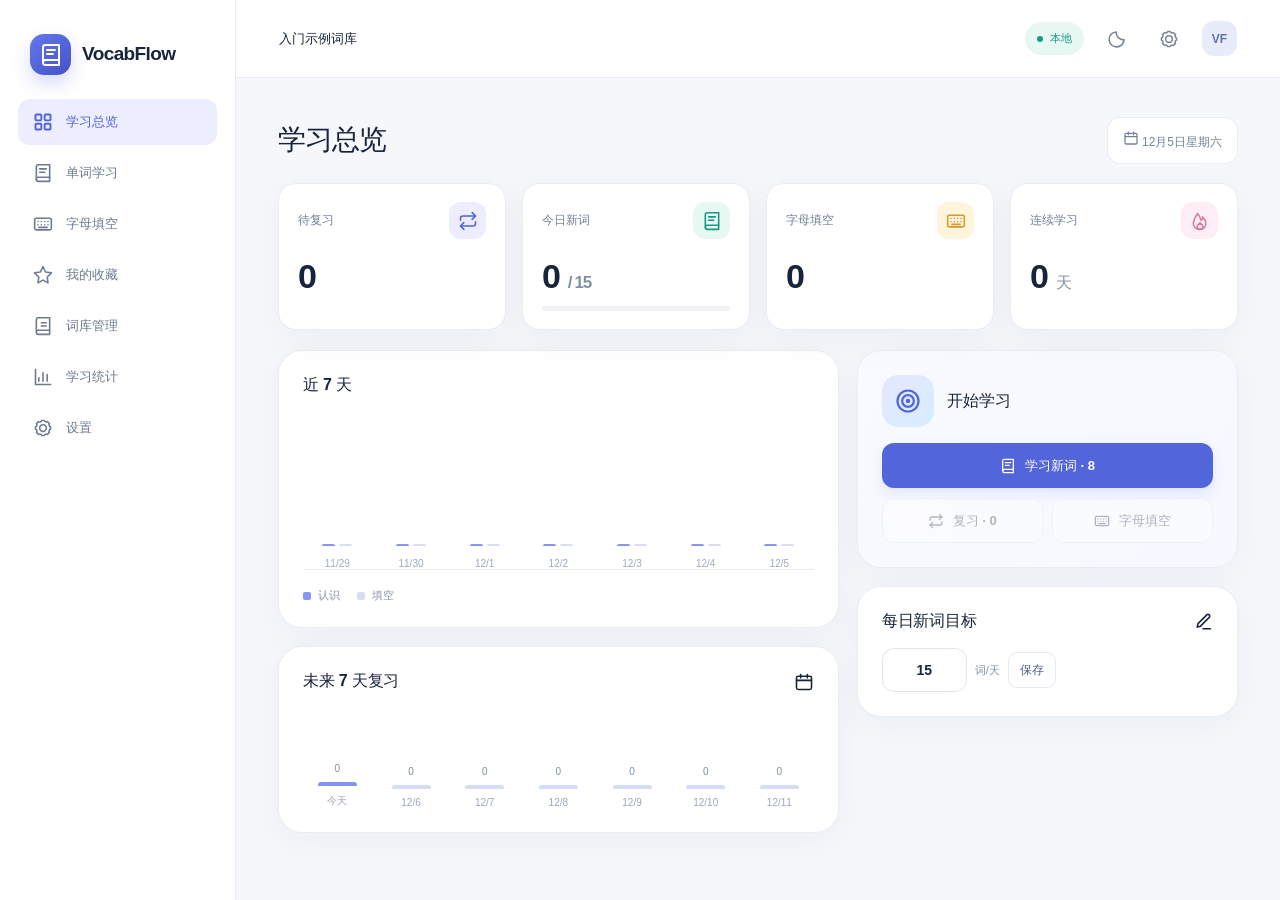
<file: index.html>
<!doctype html>
<html lang="zh-CN">
<head>
  <meta charset="UTF-8" />
  <meta name="viewport" content="width=device-width,initial-scale=1,viewport-fit=cover" />
  <meta name="theme-color" content="#5265db" />
  <meta name="description" content="VocabFlow：离线背单词、间隔复习与独立拼写练习，支持 Windows 和 Android 平板。" />
  <title>VocabFlow · 离线单词学习</title>
  <link rel="manifest" href="./manifest.webmanifest" />
  <link rel="icon" type="image/png" sizes="192x192" href="./icon-192.png" />
  <link rel="apple-touch-icon" href="./icon-192.png" />
  <link rel="stylesheet" href="./styles.css" />
</head>
<body>
  <svg xmlns="http://www.w3.org/2000/svg" style="position:absolute;width:0;height:0;overflow:hidden" aria-hidden="true">
    <symbol id="i-star" viewBox="0 0 24 24"><path d="m12 2 3.1 6.4 7.1 1-5.1 5 .9 7.1L12 18.1l-6 3.4.9-7.1-5.1-5 7.1-1L12 2Z"/></symbol>
    <symbol id="i-book" viewBox="0 0 24 24"><path d="M4 19.5A2.5 2.5 0 0 1 6.5 17H20"/><path d="M6.5 2H20v20H6.5A2.5 2.5 0 0 1 4 19.5v-15A2.5 2.5 0 0 1 6.5 2Z"/><path d="M8 7h8M8 11h6"/></symbol>
    <symbol id="i-grid" viewBox="0 0 24 24"><rect x="3" y="3" width="7" height="7" rx="1"/><rect x="14" y="3" width="7" height="7" rx="1"/><rect x="3" y="14" width="7" height="7" rx="1"/><rect x="14" y="14" width="7" height="7" rx="1"/></symbol>
    <symbol id="i-repeat" viewBox="0 0 24 24"><path d="m17 2 4 4-4 4"/><path d="M3 11V9a3 3 0 0 1 3-3h15"/><path d="m7 22-4-4 4-4"/><path d="M21 13v2a3 3 0 0 1-3 3H3"/></symbol>
    <symbol id="i-keyboard" viewBox="0 0 24 24"><rect x="2" y="5" width="20" height="14" rx="2"/><path d="M6 9h.01M10 9h.01M14 9h.01M18 9h.01M6 13h.01M10 13h.01M14 13h.01M18 13h.01M7 16h10"/></symbol>
    <symbol id="i-library" viewBox="0 0 24 24"><path d="M4 19.5A2.5 2.5 0 0 1 6.5 17H20M6.5 2H20v20H6.5A2.5 2.5 0 0 1 4 19.5v-15A2.5 2.5 0 0 1 6.5 2Z"/><path d="M10 8h6M10 12h6"/></symbol>
    <symbol id="i-chart" viewBox="0 0 24 24"><path d="M3 3v18h18M7 17v-4M12 17V7M17 17v-8"/></symbol>
    <symbol id="i-settings" viewBox="0 0 24 24"><path d="M12 8a4 4 0 1 0 0 8 4 4 0 0 0 0-8Z"/><path d="M19.4 15a2 2 0 0 0 .4 2.2l-2.6 2.6a2 2 0 0 0-2.2-.4 2 2 0 0 0-1.4 1.6h-3.2a2 2 0 0 0-1.4-1.6 2 2 0 0 0-2.2.4l-2.6-2.6a2 2 0 0 0 .4-2.2A2 2 0 0 0 3 13.6v-3.2A2 2 0 0 0 4.6 9a2 2 0 0 0-.4-2.2L6.8 4.2A2 2 0 0 0 9 4.6 2 2 0 0 0 10.4 3h3.2A2 2 0 0 0 15 4.6a2 2 0 0 0 2.2-.4l2.6 2.6a2 2 0 0 0-.4 2.2 2 2 0 0 0 1.6 1.4v3.2a2 2 0 0 0-1.6 1.4Z"/></symbol>
    <symbol id="i-left" viewBox="0 0 24 24"><path d="m15 18-6-6 6-6"/></symbol>
    <symbol id="i-right" viewBox="0 0 24 24"><path d="M5 12h14m-6-6 6 6-6 6"/></symbol>
    <symbol id="i-play" viewBox="0 0 24 24"><path d="m8 5 12 7-12 7V5Z"/></symbol>
    <symbol id="i-volume" viewBox="0 0 24 24"><path d="M11 5 6 9H3v6h3l5 4V5ZM15 9a5 5 0 0 1 0 6m3-9a9 9 0 0 1 0 12"/></symbol>
    <symbol id="i-check" viewBox="0 0 24 24"><path d="m5 12 4 4L19 6"/></symbol>
    <symbol id="i-x" viewBox="0 0 24 24"><path d="M18 6 6 18M6 6l12 12"/></symbol>
    <symbol id="i-target" viewBox="0 0 24 24"><circle cx="12" cy="12" r="9"/><circle cx="12" cy="12" r="5"/><circle cx="12" cy="12" r="1"/></symbol>
    <symbol id="i-flame" viewBox="0 0 24 24"><path d="M12 22c4 0 7-3 7-7 0-4-2-6-4-8 .2 3-1.2 4-2 4-.5-4-2.6-6.5-4-8-1 3-5 6-5 12 0 4 3 7 8 7Z"/><path d="M12 22c2 0 3.5-1.6 3.5-3.5S13 16 12 14c-1 2-3.5 2.6-3.5 4.5S10 22 12 22Z"/></symbol>
    <symbol id="i-calendar" viewBox="0 0 24 24"><rect x="3" y="5" width="18" height="16" rx="2"/><path d="M16 3v4M8 3v4M3 10h18"/></symbol>
    <symbol id="i-moon" viewBox="0 0 24 24"><path d="M20.5 13A9 9 0 0 1 11 3.5 9 9 0 1 0 20.5 13Z"/></symbol>
    <symbol id="i-sun" viewBox="0 0 24 24"><circle cx="12" cy="12" r="4"/><path d="M12 2v2m0 16v2M4.93 4.93l1.41 1.41m11.32 11.32 1.41 1.41M2 12h2m16 0h2M4.93 19.07l1.41-1.41M17.66 6.34l1.41-1.41"/></symbol>
    <symbol id="i-info" viewBox="0 0 24 24"><circle cx="12" cy="12" r="10"/><path d="M12 11v6m0-10h.01"/></symbol>
    <symbol id="i-upload" viewBox="0 0 24 24"><path d="M12 16V3m-5 5 5-5 5 5M4 17v3a1 1 0 0 0 1 1h14a1 1 0 0 0 1-1v-3"/></symbol>
    <symbol id="i-alert" viewBox="0 0 24 24"><path d="M10.3 3.3 1.9 18a2 2 0 0 0 1.7 3h16.8a2 2 0 0 0 1.7-3L13.7 3.3a2 2 0 0 0-3.4 0Z"/><path d="M12 9v4m0 4h.01"/></symbol>
    <symbol id="i-search" viewBox="0 0 24 24"><circle cx="11" cy="11" r="7"/><path d="m20 20-4-4"/></symbol>
    <symbol id="i-edit" viewBox="0 0 24 24"><path d="M12 20h9M16.5 3.5a2.1 2.1 0 0 1 3 3L9 17l-4 1 1-4Z"/></symbol>
    <symbol id="i-shield" viewBox="0 0 24 24"><path d="M12 22s8-4 8-10V5l-8-3-8 3v7c0 6 8 10 8 10Z"/><path d="m9 12 2 2 4-4"/></symbol>
    <symbol id="i-refresh" viewBox="0 0 24 24"><path d="M20 11a8 8 0 1 0-2.5 6m2.5 3v-6h-6"/></symbol>
    <symbol id="i-cloud-off" viewBox="0 0 24 24"><path d="M3 3l18 18M7.4 7.4A6 6 0 0 1 18 10a5 5 0 0 1 3 8M5.5 10.5A5 5 0 0 0 7 20h10"/></symbol>
    <symbol id="i-undo" viewBox="0 0 24 24"><path d="M9 14 4 9l5-5M4 9h10a6 6 0 0 1 0 12h-2"/></symbol>
    <symbol id="i-pause" viewBox="0 0 24 24"><path d="M9 5v14M15 5v14"/></symbol>
  </svg>
  <div id="app"></div>
  <script src="./fsrs6.js" defer></script><script src="./storage.js" defer></script><script src="./selection.js" defer></script><script src="./usage.js" defer></script><script src="./app.js" defer></script>
</body>
</html>
</file>
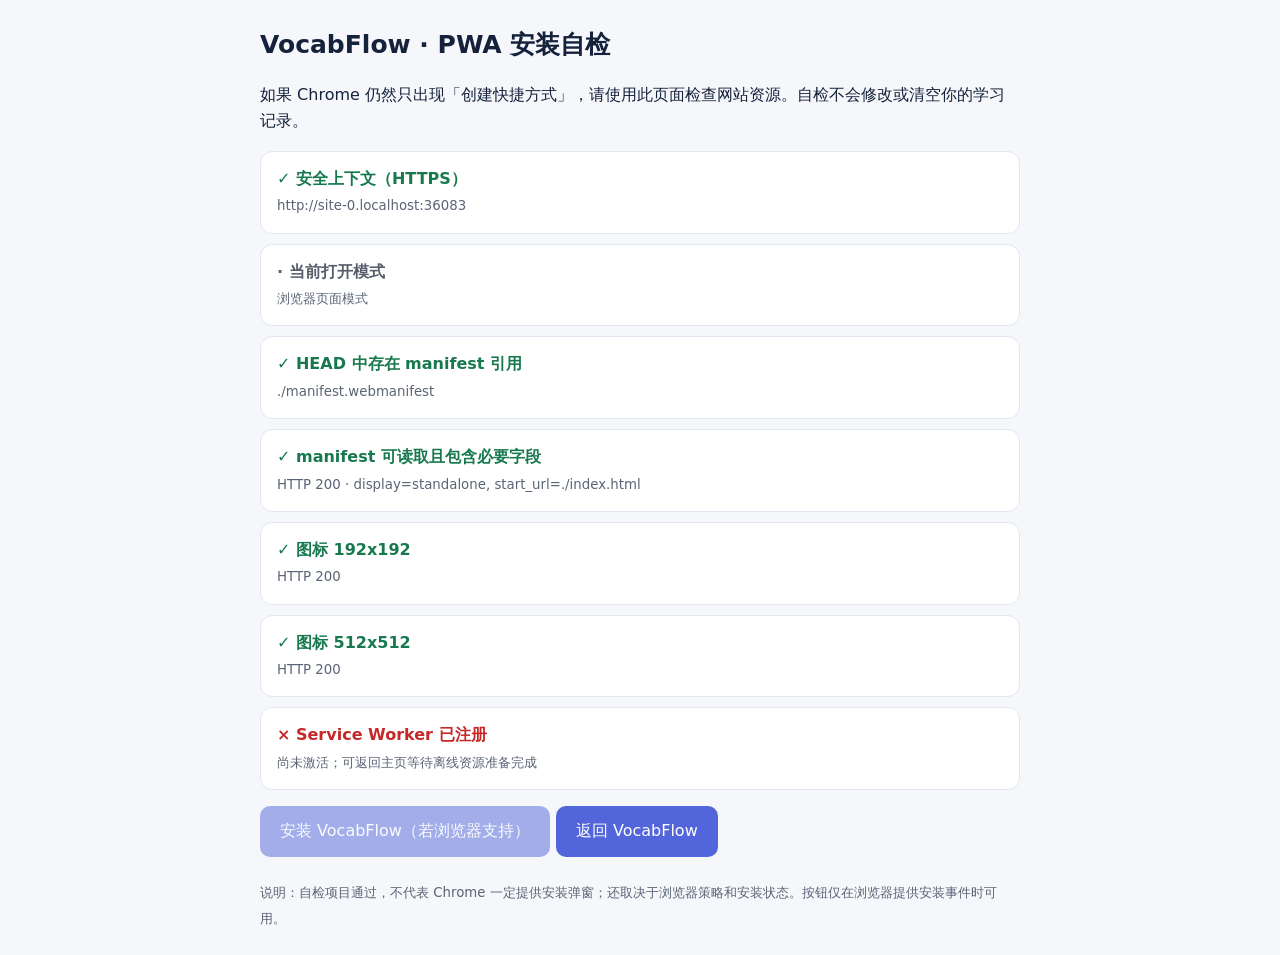
<file: pwa-check.html>
<!doctype html>
<html lang="zh-CN"><head><meta charset="utf-8"><meta name="viewport" content="width=device-width,initial-scale=1" />
<meta name="theme-color" content="#5265db" />
<title>VocabFlow 安装自检</title>
<link rel="manifest" href="./manifest.webmanifest" />
<style>body{font:16px/1.65 system-ui,-apple-system,sans-serif;max-width:760px;margin:24px auto;padding:0 18px;color:#15223b;background:#f5f7fb}h1{font-size:25px}.item{background:white;border:1px solid #e1e6f0;padding:14px 16px;border-radius:12px;margin:10px 0}.ok{color:#18794e}.bad{color:#c52828}.neutral{color:#565c69}button,a.btn{background:#5265db;color:#fff;border:0;border-radius:10px;padding:12px 20px;font:inherit;display:inline-block;text-decoration:none;margin:6px 6px 6px 0}button:disabled{opacity:.5}small{color:#5b6474}code{word-break:break-all}</style>
</head><body><h1>VocabFlow · PWA 安装自检</h1><p>如果 Chrome 仍然只出现「创建快捷方式」，请使用此页面检查网站资源。自检不会修改或清空你的学习记录。</p>
<div id="results">检测中…</div><div><button id="install" disabled>安装 VocabFlow（若浏览器支持）</button><a class="btn" href="./index.html">返回 VocabFlow</a></div><p><small>说明：自检项目通过，不代表 Chrome 一定提供安装弹窗；还取决于浏览器策略和安装状态。按钮仅在浏览器提供安装事件时可用。</small></p>
<script>
let evt=null; const rows=[]; const out=document.querySelector('#results');
function add(name,ok,detail){rows.push({name,ok,detail});out.innerHTML=rows.map(x=>`<div class="item"><strong class="${x.ok===true?'ok':x.ok===false?'bad':'neutral'}">${x.ok===true?'✓':x.ok===false?'×':'·'} ${x.name}</strong><div><small>${x.detail||''}</small></div></div>`).join('')}
window.addEventListener('beforeinstallprompt',e=>{e.preventDefault();evt=e;document.querySelector('#install').disabled=false;add('浏览器提供安装提示',true,'可以点击上方「安装 VocabFlow」按钮')});
window.addEventListener('appinstalled',()=>add('应用安装事件',true,'浏览器已报告安装事件'));
document.querySelector('#install').addEventListener('click',async()=>{if(!evt)return;await evt.prompt();evt=null;document.querySelector('#install').disabled=true});
(async()=>{
 add('安全上下文（HTTPS）',window.isSecureContext,location.origin);
 add('当前打开模式',null,matchMedia('(display-mode: standalone)').matches?'独立应用模式':'浏览器页面模式');
 const link=document.querySelector('head link[rel="manifest"]');add('HEAD 中存在 manifest 引用',Boolean(link),link?.getAttribute('href')||'未找到');
 try{const u=new URL(link?.getAttribute('href')||'manifest.webmanifest',location.href);const r=await fetch(u,{cache:'no-store'});const m=await r.json();const valid=Boolean((m.name||m.short_name)&&m.start_url&&m.display&&Array.isArray(m.icons)&&m.icons.some(x=>x.sizes?.includes('192x192'))&&m.icons.some(x=>x.sizes?.includes('512x512')));add('manifest 可读取且包含必要字段',r.ok&&valid,`HTTP ${r.status} · display=${m.display}, start_url=${m.start_url}`);
 for(const icon of m.icons||[]){const ir=await fetch(new URL(icon.src,u),{cache:'no-store'});add(`图标 ${icon.sizes}`,ir.ok,`HTTP ${ir.status}`)}
 }catch(e){add('manifest / 图标检查',false,String(e))}
 if(!('serviceWorker' in navigator)){add('Service Worker 支持',false,'当前浏览器不支持');return}
 try{const reg=await navigator.serviceWorker.getRegistration('./');add('Service Worker 已注册',Boolean(reg?.active),reg?.active?.scriptURL||'尚未激活；可返回主页等待离线资源准备完成');}catch(e){add('Service Worker 状态',false,String(e))}
})();
</script></body></html>
</file>
<file: styles.css>
:root{font-family:Inter,-apple-system,BlinkMacSystemFont,"Segoe UI","Microsoft YaHei",sans-serif;color:#18233b;background:#f5f7fb;font-synthesis:none;font-weight:400;text-rendering:optimizeLegibility;-webkit-font-smoothing:antialiased;--bg:#f5f7fb;--surface:#fff;--surface2:#f9fbff;--line:#e8edf4;--ink:#17243a;--muted:#8290a3;--accent:#5265db;--accent-soft:#ecedff;--accent-hover:#3c50ca;--teal:#159a83;--teal-soft:#e7f8f3;--amber:#d99628;--amber-soft:#fff5dd;--danger:#db6372;--danger-soft:#fef0f1;--shadow:0 8px 36px rgba(27,44,79,.045);--shadow-lg:0 22px 54px rgba(39,55,85,.09);--radius:18px;--radius-lg:24px}
*{box-sizing:border-box}html{min-width:320px;scroll-behavior:smooth}body{margin:0;min-width:320px}button,input,textarea{font:inherit}button{cursor:pointer}button:disabled{opacity:.43;cursor:not-allowed;transform:none!important}button:focus-visible,input:focus-visible,a:focus-visible{outline:3px solid #91a0ff;outline-offset:3px}button,.icon-btn{transition:background .15s,transform .15s,border-color .15s,color .15s}button:not(:disabled):active{transform:scale(.98)}a{color:inherit;text-decoration:none}h1,h2,h3,p{margin:0}.svg-icon{width:20px;height:20px;stroke:currentColor;stroke-width:1.9;fill:none;stroke-linecap:round;stroke-linejoin:round;flex-shrink:0}.icon-sm{width:16px;height:16px}.icon-xs{width:14px;height:14px}.icon-lg{width:24px;height:24px}.icon-xl{width:28px;height:28px}.app-shell{min-height:100vh;display:grid;grid-template-columns:236px minmax(0,1fr)}.sidebar{background:var(--surface);border-right:1px solid var(--line);padding:32px 18px 22px;display:flex;flex-direction:column;gap:0;position:sticky;top:0;height:100vh}.brand{display:flex;align-items:center;gap:11px;padding:2px 12px 36px}.brand-icon{width:41px;height:41px;border-radius:14px;display:flex;align-items:center;justify-content:center;background:linear-gradient(140deg,#6677ef,#4353c5);color:#fff;box-shadow:0 8px 17px rgba(82,101,219,.24)}.brand h1{font-size:19px;letter-spacing:-.6px;font-weight:750;line-height:1.2}.brand small{display:block;color:var(--muted);font-size:10px;margin-top:5px;letter-spacing:1.4px;font-weight:600}.section-caption{font-size:10px;color:#a3afbd;letter-spacing:1.5px;font-weight:750;padding:0 16px;margin:8px 0 13px}.nav-list{display:flex;flex-direction:column;gap:5px}.nav-btn{border:0;background:transparent;color:#6d7a90;display:flex;align-items:center;gap:13px;padding:13px 15px;width:100%;text-align:left;border-radius:12px;font-size:13px;font-weight:560}.nav-btn:hover{background:var(--surface2);color:var(--ink)}.nav-btn.active{background:var(--accent-soft);color:var(--accent);font-weight:750}.nav-btn.active .svg-icon{stroke-width:2.3}.sidebar-spacer{flex:1}.side-notice{border-radius:17px;background:linear-gradient(140deg,#f4f3ff,#f6fbff);padding:17px;margin:8px 3px 18px}.side-notice .notice-head{color:#4c5bb5;font-weight:750;font-size:12px;display:flex;align-items:center;gap:6px}.side-notice p{font-size:11px;line-height:1.7;color:#8290a6;margin-top:8px}.sidebar-foot{padding:14px 10px 3px;border-top:1px solid var(--line);display:flex;align-items:center;justify-content:space-between;color:#95a0ae;font-size:11px}.main-frame{min-width:0;min-height:100vh;display:flex;flex-direction:column}.topbar{height:78px;border-bottom:1px solid var(--line);display:flex;align-items:center;justify-content:space-between;padding:0 43px;gap:16px;background:var(--surface)}.breadcrumb{font-size:13px;color:var(--muted);display:flex;align-items:center;gap:9px}.breadcrumb strong{color:var(--ink);font-weight:700}.top-right{display:flex;align-items:center;gap:14px}.status-pill{font-size:11px;border-radius:999px;background:var(--teal-soft);color:var(--teal);display:flex;align-items:center;gap:7px;padding:9px 12px;font-weight:650}.status-dot{width:6px;height:6px;border-radius:50%;background:var(--teal)}.avatar{height:35px;width:35px;border-radius:12px;background:#e8ecfa;color:#6272ad;display:grid;place-items:center;font-size:12px;font-weight:800}.icon-btn{background:transparent;border:1px solid transparent;color:#79869a;border-radius:11px;width:38px;height:38px;display:inline-flex;align-items:center;justify-content:center}.icon-btn:hover{background:var(--surface2);color:var(--accent)}.content{padding:39px 42px 58px;width:100%;max-width:1400px;margin:0 auto;flex:1}.page-heading{display:flex;justify-content:space-between;align-items:start;gap:24px;margin-bottom:27px}.eyebrow{font-size:11px;font-weight:750;letter-spacing:1.8px;color:var(--accent);text-transform:uppercase;margin-bottom:10px}.page-title{font-size:27px;letter-spacing:-.9px;line-height:1.3;font-weight:790}.page-desc{color:var(--muted);margin-top:10px;font-size:13px;line-height:1.7}.date-chip{padding:12px 15px;border:1px solid var(--line);background:var(--surface);border-radius:13px;color:#73839a;font-size:12px;white-space:nowrap}.metrics-grid{display:grid;grid-template-columns:repeat(4,minmax(0,1fr));gap:16px;margin-bottom:20px}.metric-card{background:var(--surface);border:1px solid var(--line);border-radius:var(--radius);padding:22px 22px 20px;min-height:157px;box-shadow:var(--shadow);position:relative;overflow:hidden}.metric-top{display:flex;align-items:center;justify-content:space-between;gap:9px;font-size:12px;color:#718097;font-weight:600}.metric-icon{height:37px;width:37px;border-radius:12px;display:grid;place-items:center}.metric-icon.lavender{background:var(--accent-soft);color:var(--accent)}.metric-icon.mint{background:var(--teal-soft);color:var(--teal)}.metric-icon.orange{background:var(--amber-soft);color:var(--amber)}.metric-icon.pink{background:#fceef4;color:#d9799e}.metric-value{font-size:34px;letter-spacing:-1.3px;line-height:1;margin:21px 0 11px;font-weight:790}.metric-foot{font-size:11px;color:#95a0ad}.metric-foot strong{color:var(--teal);font-weight:700}.mini-progress{height:5px;border-radius:100px;background:#eff1f7;overflow:hidden;margin-top:12px}.mini-progress>span{height:100%;display:block;background:var(--accent);border-radius:100px;transition:width .2s}.main-grid{display:grid;grid-template-columns:1.25fr .85fr;gap:18px}.panel{border:1px solid var(--line);border-radius:var(--radius-lg);background:var(--surface);box-shadow:var(--shadow);padding:24px}.panel-head{display:flex;justify-content:space-between;align-items:center;gap:12px;margin-bottom:22px}.panel-title{font-size:16px;font-weight:750;letter-spacing:-.2px}.panel-subtitle{font-size:11px;color:var(--muted);margin-top:5px;line-height:1.6}.panel-link{color:var(--accent);font-size:12px;font-weight:650;background:none;border:0;padding:7px}.action-panel{background:linear-gradient(125deg,#f9faff,#f5f8ff)}.start-intro{display:flex;align-items:center;gap:13px;margin-bottom:20px}.start-art{height:52px;width:52px;border-radius:16px;background:linear-gradient(135deg,#e5e7ff,#d6edff);display:grid;place-items:center;color:var(--accent)}.start-intro h3{font-size:16px;font-weight:750}.start-intro p{margin-top:5px;font-size:12px;color:var(--muted)}.btn{min-height:45px;border:1px solid transparent;border-radius:12px;font-size:13px;font-weight:740;display:inline-flex;align-items:center;justify-content:center;gap:9px;padding:10px 16px;line-height:1.35}.btn-primary{background:var(--accent);color:white;box-shadow:0 6px 13px rgba(82,101,219,.13)}.btn-primary:hover:not(:disabled){background:var(--accent-hover)}.btn-secondary{color:#4d5e79;background:var(--surface);border-color:#e5eaf3}.btn-secondary:hover:not(:disabled){background:var(--accent-soft);color:var(--accent);border-color:#d4d8ff}.btn-ghost{background:transparent;color:#7b889d}.btn-ghost:hover:not(:disabled){background:var(--surface2)}.btn-danger{color:#bb4154;background:var(--danger-soft);border-color:#facbd2}.btn-full{width:100%}.btn-sm{min-height:36px;padding:8px 11px;font-size:12px;border-radius:9px}.action-secondary{display:grid;grid-template-columns:1fr 1fr;gap:9px;margin-top:10px}.section-stack{display:flex;flex-direction:column;gap:18px}.chart-area{height:158px;display:flex;align-items:end;gap:17px;border-bottom:1px solid var(--line);padding:12px 6px 0}.chart-col{flex:1;min-width:0;display:flex;flex-direction:column;align-items:center;justify-content:end;height:100%;gap:5px}.chart-bars{height:120px;display:flex;align-items:flex-end;justify-content:center;gap:4px;width:100%}.bar{display:block;width:13px;max-width:38%;border-radius:5px 5px 1px 1px;min-height:2px}.bar-primary{background:#8695f7}.bar-muted{background:#d9def6}.chart-day{font-size:10px;color:#9fa9b8;padding-top:7px}.legend{display:flex;gap:17px;font-size:11px;color:#8793a6}.legend span{display:flex;align-items:center;gap:7px}.legend i{width:8px;height:8px;border-radius:2px;display:inline-block}.chart-footer{display:flex;justify-content:space-between;align-items:center;gap:12px;margin-top:18px}.goal-row{display:flex;gap:11px;align-items:center;justify-content:space-between}.goal-text{font-size:12px;color:var(--muted)}.goal-value{font-size:13px;font-weight:750;color:var(--ink)}.divider{height:1px;background:var(--line);margin:20px 0}.small-label{font-size:11px;color:var(--muted)}.input{background:var(--surface);border:1px solid #dfe5f0;border-radius:12px;padding:12px 13px;min-height:44px;width:100%;font-size:14px;color:var(--ink);outline:none}.input:focus{border-color:var(--accent);box-shadow:0 0 0 3px rgba(82,101,219,.10)}.goal-inline{display:flex;align-items:center;gap:8px}.goal-inline .input{width:85px;text-align:center;font-weight:700}.goal-error{font-size:11px;color:var(--danger);margin-top:9px}.goal-success{font-size:11px;color:var(--teal);margin-top:9px}.forecast{display:flex;align-items:end;gap:9px;height:100px;padding:5px 2px 0}.forecast-item{flex:1;display:flex;align-items:center;justify-content:end;flex-direction:column;gap:8px;height:100%}.forecast-bar{width:100%;max-width:39px;min-height:4px;border-radius:7px 7px 2px 2px;background:#d4dcfc}.forecast-bar.today{background:#8192f0}.forecast-item small{font-size:10px;color:#9aa6b9}.forecast-item em{font-size:10px;font-style:normal;color:#8190a7}.page-footer{font-size:11px;color:#a1acbb;text-align:right;padding-top:24px}.subtle-hint{font-size:11px;color:var(--muted);line-height:1.65}.focus-shell{max-width:790px;margin:0 auto;padding-top:2px;min-height:calc(100vh - 220px)}.focus-head{display:flex;align-items:center;justify-content:space-between;gap:12px;margin-bottom:17px}.back-link{background:transparent;border:0;color:#79879a;display:flex;gap:8px;align-items:center;padding:8px 0;font-size:12px}.back-link:hover{color:var(--accent)}.focus-label{display:flex;flex-direction:column;align-items:center;gap:4px}.focus-label b{font-size:13px;font-weight:750}.focus-label span{font-size:11px;color:var(--muted)}.progress-track{height:6px;background:#e9edf7;border-radius:100px;overflow:hidden;margin:0 0 22px}.progress-fill{height:100%;border-radius:100px;background:linear-gradient(90deg,#7889ee,#5265db);transition:width .2s}.flash-card{background:var(--surface);border:1px solid var(--line);box-shadow:var(--shadow-lg);border-radius:26px;min-height:352px;padding:40px 36px;display:flex;justify-content:center;align-items:center;flex-direction:column;text-align:center;position:relative;gap:13px}.word{font-size:43px;line-height:1.2;font-weight:750;letter-spacing:-1.25px;overflow-wrap:anywhere}.ipa{font-size:16px;color:#98a4b8;display:flex;align-items:center;justify-content:center;gap:7px}.word-tag{position:absolute;left:22px;top:21px;border-radius:99px;background:var(--surface2);color:#8b97a9;padding:6px 11px;font-size:10px;font-weight:700;letter-spacing:.25px}.word-meaning{font-size:20px;font-weight:750;margin:3px 0 0;color:var(--ink);line-height:1.5}.word-example{font-size:14px;color:#55647d;line-height:1.8;margin-top:7px;max-width:95%}.word-example-cn{font-size:12px;color:#9aa5b6;line-height:1.7}.word-instruction{color:#a5afc0;font-size:12px;margin-top:18px}.focus-actions{max-width:600px;margin:23px auto 0;display:flex;flex-direction:column;gap:13px}.rating-grid{display:grid;grid-template-columns:repeat(4,1fr);gap:10px}.rating-btn{border:1px solid var(--line);background:var(--surface);min-height:68px;border-radius:15px;display:flex;flex-direction:column;align-items:center;justify-content:center;gap:6px;box-shadow:var(--shadow);font-size:13px;font-weight:750;color:var(--ink)}.rating-btn small{font-size:10px;color:var(--muted);font-weight:500}.rating-btn.again{color:var(--danger)}.rating-btn.hard{color:var(--amber)}.rating-btn.good{color:var(--accent)}.rating-btn.easy{color:var(--teal)}.rating-btn:hover{border-color:#a9b4f5;background:var(--surface2)}.focus-help{display:flex;align-items:center;justify-content:space-between;gap:10px;color:#97a4b5;font-size:11px;margin-top:15px}.shortcut{display:inline-flex;align-items:center;justify-content:center;border:1px solid #dfe5f1;border-bottom-width:2px;border-radius:6px;font-size:10px;padding:2px 5px;min-width:22px;color:#8e9bb0}.focus-bottom-note{text-align:center;font-size:11px;color:#a9b2c1;margin-top:28px}.spelling-prompt{background:var(--surface);border:1px solid var(--line);box-shadow:var(--shadow);border-radius:24px;min-height:207px;padding:35px 22px;display:flex;justify-content:center;align-items:center;gap:11px;flex-direction:column;text-align:center}.spelling-prompt p{font-size:12px;color:var(--muted)}.spelling-prompt h2{font-size:25px;line-height:1.5;font-weight:750}.pos-pill{font-size:11px;border-radius:99px;background:var(--surface2);color:#8997a8;padding:6px 12px}.spelling-form{max-width:590px;margin:26px auto 0}.input-caption{display:block;font-size:12px;color:#697790;font-weight:700;margin-bottom:10px}.spell-input{height:60px;font-size:20px;text-align:center;letter-spacing:1.2px}.spell-buttons{display:flex;gap:10px;margin-top:15px}.spell-buttons .btn{flex:1}.result-box{background:var(--surface);border:1px solid var(--line);border-radius:16px;padding:19px 20px;margin-top:15px}.result-title{display:flex;align-items:center;gap:9px;font-weight:750;font-size:14px}.result-title.ok{color:var(--teal)}.result-title.no{color:var(--danger)}.result-box p{font-size:12px;line-height:1.8;color:var(--muted);margin-top:10px}.result-box strong{color:var(--ink)}.chip{display:inline-flex;align-items:center;gap:6px;padding:7px 10px;border-radius:99px;font-size:11px;color:#68778b;background:var(--surface2)}.pill-header{font-size:11px;color:var(--accent);background:var(--accent-soft);border-radius:99px;padding:7px 12px;font-weight:750}.empty-panel{max-width:560px;min-height:350px;margin:45px auto 0;display:flex;justify-content:center;align-items:center;text-align:center;flex-direction:column;gap:12px;background:var(--surface);border:1px solid var(--line);border-radius:24px;padding:34px}.empty-circle{width:74px;height:74px;background:var(--accent-soft);border-radius:25px;display:grid;place-items:center;color:var(--accent)}.empty-panel h2{font-size:20px}.empty-panel p{font-size:13px;color:var(--muted);line-height:1.75;max-width:350px}.spinner{width:28px;height:28px;border-radius:50%;border:3px solid #dfe4fe;border-top-color:var(--accent);animation:spin .8s linear infinite}@keyframes spin{to{transform:rotate(360deg)}}.stack{display:flex;flex-direction:column;gap:17px}.deck-grid{display:grid;grid-template-columns:repeat(3,minmax(0,1fr));gap:17px}.deck-card{border:1px solid var(--line);background:var(--surface);border-radius:20px;padding:23px;box-shadow:var(--shadow)}.deck-card h3{font-size:17px;line-height:1.5;margin-top:15px}.deck-card p{font-size:12px;color:var(--muted);line-height:1.7;margin-top:7px}.deck-card .btn{margin-top:19px}.deck-top{display:flex;justify-content:space-between;align-items:center}.deck-top .metric-icon{width:46px;height:46px}.tiny-badge{border-radius:99px;padding:5px 9px;background:var(--surface2);font-size:10px;color:var(--muted);font-weight:650}.search-bar{display:flex;gap:10px;align-items:center;margin-bottom:22px}.search-bar .input{max-width:400px}.word-list{border:1px solid var(--line);border-radius:16px;background:var(--surface);overflow:hidden}.word-row{display:grid;grid-template-columns:1fr 1fr auto;align-items:center;padding:15px 18px;gap:12px;border-bottom:1px solid var(--line)}.word-row:last-child{border-bottom:0}.word-row b{font-size:14px}.word-row small{font-size:12px;color:var(--muted)}.word-row .tiny-badge{justify-self:end}.stat-grid{display:grid;grid-template-columns:repeat(3,minmax(0,1fr));gap:16px}.settings-grid{display:grid;grid-template-columns:1fr 1fr;gap:18px}.setting-row{display:flex;justify-content:space-between;align-items:center;gap:16px;padding:17px 0;border-bottom:1px solid var(--line)}.setting-row:last-child{border:0}.setting-row strong{display:block;font-size:13px;font-weight:700}.setting-row p{font-size:11px;color:var(--muted);margin-top:6px;line-height:1.6}.switch{width:43px;height:25px;display:inline-flex;align-items:center;justify-content:flex-start;background:#dce3ef;border:0;border-radius:99px;padding:3px;transition:background .15s}.switch.on{justify-content:flex-end;background:var(--accent)}.switch:after{content:"";width:19px;height:19px;background:#fff;border-radius:50%;box-shadow:0 1px 3px #0002}.demobox{display:flex;gap:9px;flex-wrap:wrap;margin-top:16px}.toast{position:fixed;bottom:26px;right:26px;z-index:80;background:#26334a;color:#fff;border-radius:13px;padding:13px 17px;box-shadow:0 14px 35px #12223e40;font-size:12px;display:flex;align-items:center;gap:10px;max-width:min(450px,calc(100vw - 32px));line-height:1.6}.toast.error{background:#943e52}.modal-backdrop{position:fixed;z-index:70;inset:0;background:#101b3180;display:flex;align-items:center;justify-content:center;padding:20px}.modal{background:var(--surface);width:min(420px,100%);border:1px solid var(--line);border-radius:20px;padding:26px;box-shadow:var(--shadow-lg)}.modal h2{font-size:19px}.modal p{font-size:12px;color:var(--muted);margin:11px 0 22px;line-height:1.8}.modal-actions{display:flex;justify-content:flex-end;gap:9px;margin-top:17px}.mobile-nav{display:none}.mobile-only{display:none}
/* Dark mode */
body.theme-dark{--bg:#0c1220;--surface:#141d2e;--surface2:#1a2639;--line:#2a3548;--ink:#e8efff;--muted:#9cabc1;--accent:#8997ff;--accent-hover:#707ff3;--accent-soft:#273258;--teal:#69cdb4;--teal-soft:#153d36;--amber:#efc476;--amber-soft:#3a3121;--danger:#f08691;--danger-soft:#422630;--shadow:0 8px 36px rgba(0,0,0,.15);--shadow-lg:0 22px 54px rgba(0,0,0,.24);background:var(--bg);color:var(--ink)}.theme-dark .side-notice{background:linear-gradient(145deg,#283054,#1c2c41)}.theme-dark .side-notice .notice-head{color:#a8b2ff}.theme-dark .nav-btn{color:#a9b6c9}.theme-dark .nav-btn.active{color:var(--accent)}.theme-dark .action-panel{background:linear-gradient(140deg,#19243b,#1a2740)}.theme-dark .metric-top,.theme-dark .small-label,.theme-dark .metric-foot{color:#a6b5c9}.theme-dark .metric-foot strong{color:var(--teal)}.theme-dark .metric-value,.theme-dark .goal-value{color:var(--ink)}.theme-dark .input{background:var(--surface2);color:var(--ink);border-color:var(--line)}.theme-dark .date-chip{background:var(--surface);border-color:var(--line);color:var(--muted)}.theme-dark .metric-icon.pink{background:#403044;color:#e7a8ca}.theme-dark .flash-card,.theme-dark .spelling-prompt{background:var(--surface)}.theme-dark .word-example{color:#b6c3d9}.theme-dark .word-meaning{color:var(--ink)}.theme-dark .rating-btn{color:var(--ink)}.theme-dark .rating-btn.again{color:var(--danger)}.theme-dark .rating-btn.good{color:var(--accent)}.theme-dark .rating-btn.easy{color:var(--teal)}.theme-dark .rating-btn.hard{color:var(--amber)}.theme-dark .btn-secondary{color:var(--ink);border-color:var(--line);background:var(--surface2)}.theme-dark .btn-ghost{color:var(--muted)}.theme-dark .status-pill{background:var(--teal-soft)}.theme-dark .avatar{background:#283758;color:#acb8eb}.theme-dark .forecast-bar{background:#37436b}.theme-dark .bar-muted{background:#394266}.theme-dark .bar-primary{background:#8597fc}.theme-dark .mini-progress,.theme-dark .progress-track{background:#2a3551}.theme-dark .shortcut{border-color:#566078}
@media(max-width:1200px){.app-shell{grid-template-columns:78px minmax(0,1fr)}.sidebar{padding:30px 12px}.brand{justify-content:center;padding:2px 0 33px}.brand h1,.brand small,.section-caption,.nav-btn span,.side-notice,.sidebar-foot span{display:none}.nav-btn{justify-content:center;padding:13px}.sidebar-foot{justify-content:center}.topbar{padding:0 27px}.content{padding:32px 27px 46px}.metrics-grid{gap:12px}.metric-card{padding:19px}.metric-value{font-size:31px}}
@media(max-width:950px){.metrics-grid{grid-template-columns:repeat(2,minmax(0,1fr))}.main-grid{grid-template-columns:1fr}.deck-grid{grid-template-columns:repeat(2,minmax(0,1fr))}.settings-grid{grid-template-columns:1fr}}
@media(max-width:699px), (orientation:portrait) and (min-width:700px) and (max-width:1023px), (orientation:landscape) and (min-aspect-ratio:2/1) and (pointer:coarse){.app-shell{display:block}.sidebar{display:none}.topbar{height:61px;padding:0 17px}.top-right{gap:6px}.content{padding:25px 16px 103px;max-width:650px}.page-heading{margin-bottom:21px}.page-title{font-size:23px}.page-desc{font-size:12px}.date-chip{display:none}.eyebrow{font-size:10px}.metrics-grid{gap:10px}.metric-card{padding:16px;min-height:133px;border-radius:16px}.metric-top{font-size:11px}.metric-icon{width:32px;height:32px;border-radius:10px}.metric-value{font-size:29px;margin:18px 0 7px}.metric-foot{font-size:10px}.panel{padding:19px;border-radius:18px}.main-grid{gap:14px}.panel-head{margin-bottom:17px}.mobile-nav{display:flex;position:fixed;bottom:0;left:0;right:0;min-height:67px;padding:8px 8px calc(7px + env(safe-area-inset-bottom));z-index:30;background:var(--surface);border-top:1px solid var(--line);box-shadow:0 -6px 24px #15204008;justify-content:space-between;gap:2px}.mobile-nav button{background:none;border:0;color:#8995a7;display:flex;flex-direction:column;gap:4px;align-items:center;justify-content:center;min-width:0;flex:1;padding:6px 0;font-size:10px;font-weight:650}.mobile-nav button.active{color:var(--accent)}.mobile-nav .svg-icon{width:21px;height:21px}.mobile-only{display:inline-flex}.topbar .status-pill{font-size:0;padding:8px}.status-pill .status-dot{width:7px;height:7px}.topbar .status-pill span{display:none}.avatar{display:none}.focus-page .topbar,.focus-page .mobile-nav{display:none}.focus-page .content{padding:20px 15px 52px;min-height:100vh}.focus-shell{min-height:calc(100vh - 95px);display:flex;flex-direction:column}.focus-head{margin-bottom:13px}.focus-label b{font-size:12px}.flash-card{min-height:290px;padding:45px 20px 29px;border-radius:22px}.word{font-size:37px}.ipa{font-size:14px}.word-meaning{font-size:18px}.word-example{font-size:13px}.focus-actions{margin-top:18px;width:100%}.rating-grid{gap:7px}.rating-btn{min-height:67px;font-size:12px;border-radius:12px}.rating-btn small{font-size:9px}.focus-help{font-size:10px}.focus-bottom-note{margin:22px 0 0}.spelling-prompt{min-height:190px}.spelling-prompt h2{font-size:22px}.spelling-form{margin-top:20px}.spell-input{height:56px}.deck-grid{grid-template-columns:1fr}.stat-grid{grid-template-columns:1fr 1fr}.search-bar{flex-wrap:wrap}.word-row{grid-template-columns:1fr 1fr}.word-row .tiny-badge{display:none}.page-footer{text-align:center}.toast{bottom:calc(79px + env(safe-area-inset-bottom));right:12px;left:12px}.focus-page .toast{bottom:17px}.modal{padding:20px}}
@media(max-width:390px){.metric-top{align-items:flex-start}.metric-icon{width:29px;height:29px}.metric-value{font-size:27px}.rating-grid{grid-template-columns:repeat(2,minmax(0,1fr))}.rating-btn{min-height:59px}.goal-inline .input{width:70px}.goal-row{flex-wrap:wrap}.action-secondary{gap:7px}.btn{font-size:12px;padding:10px}}
@media(prefers-reduced-motion:reduce){*,*:before,*:after{animation-duration:.01ms!important;transition-duration:.01ms!important;scroll-behavior:auto!important}}
/* The phone homepage must prioritize actions before analytics charts. */
@media(max-width:699px), (orientation:portrait) and (min-width:700px) and (max-width:1023px), (orientation:landscape) and (min-aspect-ratio:2/1) and (pointer:coarse){
  .main-grid{display:flex;flex-direction:column}
  .main-grid>.section-stack:last-child{order:-1}
  .setting-row:has(.goal-inline){flex-direction:column;align-items:flex-start!important}
  .setting-row .goal-inline{flex-wrap:wrap}
}
.focus-shell>.result-box{max-width:590px;width:100%;margin-left:auto;margin-right:auto}
/* Phase 2: all device layout follows available CSS viewport + orientation.
   8.8in 16:10 tablet in portrait -> mobile bottom navigation;
   8.8in tablet in landscape -> desktop sidebar.
   A landscape phone with short CSS viewport remains mobile. */
html,body,#app{min-height:100%;overflow-x:clip}
:root{color-scheme:light dark}
body{color:var(--ink)}
.focus-page{grid-template-columns:minmax(0,1fr)}
.focus-page .sidebar,.focus-page .topbar,.focus-page .mobile-nav{display:none!important}
.focus-page .content{max-width:1000px;padding:24px 24px 46px;min-height:100dvh}
.focus-shell{min-height:calc(100dvh - 85px)}
.file-input{max-width:100%;height:auto;min-height:48px;padding:12px}
.import-form{display:flex;flex-direction:column;align-items:flex-start;max-width:610px}
.import-form .input{width:100%}
.backup-actions{display:flex;gap:12px;align-items:center;flex-wrap:wrap}
.backup-file-label{cursor:pointer}
.visually-hidden{position:absolute!important;width:1px;height:1px;padding:0;margin:-1px;overflow:hidden;clip:rect(0,0,0,0);white-space:nowrap;border:0}
.rating-btn:focus-visible,.nav-btn:focus-visible{outline:3px solid var(--accent);outline-offset:2px}
@media (orientation:landscape) and (min-width:700px) and (max-aspect-ratio:2/1) and (max-width:1199px){
 .app-shell:not(.focus-page){grid-template-columns:200px minmax(0,1fr)}
 .sidebar{display:flex;padding:22px 12px}
 .brand{justify-content:flex-start;padding:2px 6px 26px;gap:7px}
 .brand h1{display:block;font-size:16px}
 .brand small{display:block;font-size:8px;letter-spacing:1px}
 .section-caption{display:block;padding:0 11px;margin:2px 0 12px}
 .nav-btn{justify-content:flex-start;padding:12px 11px;gap:9px;font-size:12px}
 .nav-btn span{display:inline}
 .side-notice{display:block;padding:12px;margin:10px 1px 12px}
 .side-notice p{font-size:10px}
 .sidebar-foot span{display:block;font-size:9px}
 .sidebar-foot{justify-content:space-between;padding:12px 5px}
 .topbar{height:64px;padding:0 20px}
 .content{padding:23px 22px 40px}
 .metric-card{padding:16px;min-height:126px}
 .metrics-grid{gap:10px}
 .main-grid{gap:12px}
 .panel{padding:18px}
}
@media (orientation:portrait) and (min-width:768px) and (max-width:1023px){
 .content{max-width:820px;padding:25px 24px calc(94px + env(safe-area-inset-bottom))}
 .page-title{font-size:26px}
 .mobile-nav{min-height:72px}
 .flash-card{min-height:380px}
 .focus-page .content{padding:30px 28px 45px}
 .word{font-size:42px}
}
@media (orientation:landscape) and (max-height:640px){
 .focus-page .content{padding:12px 22px 24px}
 .focus-shell{min-height:auto}
 .focus-head{margin-bottom:8px}
 .flash-card{min-height:215px;padding:20px 25px;border-radius:17px}
 .spelling-prompt{min-height:130px;padding:18px 20px}
 .spelling-prompt h2{font-size:21px}
 .word{font-size:32px}
 .focus-actions{margin-top:12px}
 .focus-bottom-note{margin-top:11px}
 .progress-track{margin-bottom:9px}
}
@media (max-width:450px){
 .spell-buttons{flex-direction:column}
 .spell-buttons .btn{min-height:48px}
 .focus-actions .rating-grid{grid-template-columns:repeat(2,minmax(0,1fr))}
 .chart-area{gap:8px}
 .backup-actions{flex-direction:column;align-items:stretch}
 .backup-actions .btn{width:100%}
}

/* Phase 2.1: optional in-word letter completion */
.cloze-prompt{padding-bottom:22px}
.cloze-bonus-note{font-size:12px!important;color:var(--muted);line-height:1.5;margin:14px auto 0;max-width:460px}
.cloze-form{max-width:740px;margin-left:auto;margin-right:auto}
.cloze-word{display:flex;flex-wrap:wrap;align-items:center;justify-content:center;gap:3px 2px;min-height:86px;padding:20px 10px 12px;border:1px solid var(--line);background:var(--panel);border-radius:16px;max-width:100%;margin-top:8px}
.cloze-letter{display:inline-flex;justify-content:center;align-items:center;width:27px;min-width:19px;height:45px;font-weight:700;font-size:27px;line-height:1;color:var(--text)}
.cloze-space{width:11px}
.cloze-slot{width:40px;min-width:40px;height:48px;text-align:center;font-size:24px;font-weight:750;color:var(--text);border:1px solid var(--accent);border-bottom:3px solid var(--accent);border-radius:8px;background:var(--bg);padding:0;outline-offset:3px;box-shadow:0 2px 5px rgba(50,60,120,.05)}
.cloze-slot:focus{outline:2px solid var(--accent);background:var(--panel)}
.cloze-slot.is-correct{border-color:#0f766e;color:#0f766e;background:rgba(15,118,110,.08)}
.cloze-slot.is-wrong{border-color:#dc2626;color:#dc2626;background:rgba(220,38,38,.06)}
.cloze-guide{text-align:center;font-size:13px;color:var(--muted);line-height:1.6;margin:12px auto 24px}
.cloze-footer{max-width:740px;width:100%;margin:17px auto 0}
@media(max-width:720px){.cloze-word{padding:15px 8px;gap:3px 1px;min-height:80px}.cloze-letter{font-size:22px;width:22px;height:40px}.cloze-slot{font-size:22px;width:30px;height:42px}.cloze-guide{font-size:12px}.cloze-bonus-note{font-size:11px!important}}
@media(max-height:550px) and (orientation:landscape){.cloze-prompt{min-height:auto;padding:12px 16px}.cloze-word{min-height:60px;padding:8px}.cloze-guide{margin:8px auto 12px}.cloze-footer{margin-top:10px}}

/* Phase 2.3: immersive study / cloze modes. The application shell has no
   sidebar, no top toolbar and no bottom navigation on these two routes. */
.app-shell.focus-page {
  display:block !important;
  grid-template-columns:minmax(0,1fr) !important;
  width:100%;
  min-height:100dvh;
}
.focus-page .sidebar, .focus-page .topbar, .focus-page .mobile-nav {display:none !important;}
.focus-page .main-frame {display:block;width:100%;min-width:0;min-height:100dvh;}
.focus-page .content {
  box-sizing:border-box;
  display:flex;
  width:100%;max-width:none;min-width:0;
  min-height:100dvh;
  padding:clamp(14px,2vh,28px) clamp(16px,2.4vw,50px) clamp(16px,2.1vh,30px) !important;
  margin:0;
  align-items:stretch;
  justify-content:center;
}
.focus-page .focus-shell {
  width:100%;max-width:none;min-width:0;
  min-height:calc(100dvh - clamp(30px,4.2vh,58px));
  padding:0;
  margin:0;
}
.focus-page .focus-head {
  display:grid;
  grid-template-columns:minmax(105px,1fr) auto minmax(105px,1fr);
  align-items:center;
  gap:10px;
  width:100%;
}
.focus-page .focus-label {min-width:0;text-align:center;}
.focus-page .focus-label b {font-size:clamp(13px,1.25vw,17px);}
.focus-mode-mark {
  justify-self:end;
  display:inline-flex;
  align-items:center;
  gap:7px;
  color:var(--muted);
  font-size:11px;
  font-weight:650;
  white-space:nowrap;
}
.focus-page .back-link {white-space:nowrap;justify-self:start;min-height:44px;}
.focus-page .cloze-workspace {min-width:0;}
.focus-page .flash-card,.focus-page .spelling-prompt{max-width:none;width:100%;}
.focus-page .focus-actions{min-width:0;}

/* Landscape tablet and desktop: full-width two-column learning workspace. */
@media (orientation:landscape) and (min-width:900px) and (min-height:470px),
       (min-width:1200px) {
  .focus-page .focus-shell {
    display:grid;
    grid-template-columns:minmax(0,1.07fr) minmax(0,.93fr);
    grid-template-rows:auto auto minmax(0,1fr) auto auto;
    column-gap:clamp(15px,2.2vw,34px);
    row-gap:clamp(9px,1.3vh,16px);
    align-content:stretch;
    align-items:stretch;
  }
  .focus-page .focus-shell > .focus-head {grid-column:1/-1;grid-row:1;margin:0;}
  .focus-page .focus-shell > .progress-track {grid-column:1/-1;grid-row:2;margin:0;}
  .focus-page .focus-shell > .flash-card,
  .focus-page .focus-shell > .spelling-prompt {
    grid-column:1;
    grid-row:3;
    min-width:0;
    min-height:clamp(290px,calc(100dvh - 160px),780px);
    padding:clamp(22px,2.6vw,48px);
    border-radius:clamp(18px,2vw,28px);
    margin:0;
  }
  .focus-page .focus-shell > .focus-actions,
  .focus-page .focus-shell > .cloze-workspace {
    grid-column:2;
    grid-row:3;
    min-width:0;
    max-width:none;
    width:100%;
    min-height:clamp(290px,calc(100dvh - 160px),780px);
    display:flex;
    flex-direction:column;
    justify-content:center;
    align-items:stretch;
    gap:clamp(12px,1.5vh,18px);
    padding:clamp(18px,2.5vw,42px);
    margin:0;
    background:var(--surface);
    border:1px solid var(--line);
    border-radius:clamp(18px,2vw,28px);
    box-shadow:var(--shadow);
  }
  .focus-page .focus-shell .rating-grid {grid-template-columns:repeat(2,minmax(0,1fr));gap:12px;}
  .focus-page .focus-shell .rating-btn {min-height:clamp(68px,10vh,94px);}
  .focus-page .focus-shell .word {font-size:clamp(36px,3.8vw,60px);}
  .focus-page .focus-shell .word-meaning{font-size:clamp(18px,1.8vw,26px);}
  .focus-page .focus-shell .spelling-prompt h2{font-size:clamp(22px,2.3vw,36px);}
  .focus-page .focus-shell .cloze-form {max-width:none;width:100%;margin:0;min-width:0;}
  .focus-page .focus-shell .cloze-word{max-width:100%;margin-top:10px;padding:18px 10px;background:var(--surface2);gap:3px 2px;}
  .focus-page .focus-shell .cloze-letter{width:clamp(21px,2.1vw,31px);font-size:clamp(21px,2.3vw,30px);}
  .focus-page .focus-shell .cloze-slot{width:clamp(31px,3vw,46px);min-width:31px;height:clamp(43px,4vw,54px);font-size:clamp(22px,2.3vw,30px);}
  .focus-page .focus-shell .cloze-guide{margin:13px auto 18px;}
  .focus-page .focus-shell .result-box{width:100%;max-width:none;margin:0;}
  .focus-page .focus-shell .cloze-footer{width:100%;max-width:none;margin:0;flex-wrap:wrap;}
  .focus-page .focus-shell .focus-help{flex-wrap:wrap;}
  .focus-page .focus-shell > .empty-panel{grid-column:1/-1;grid-row:3;max-width:none;align-self:stretch;}
  .focus-page .focus-shell > .focus-help {grid-column:1/-1;grid-row:4;margin:0;}
  .focus-page .focus-shell > .focus-bottom-note{grid-column:1/-1;grid-row:5;margin:0;text-align:center;align-self:center;}
}
/* Portrait or a landscape phone too short for side-by-side inputs. */
@media (max-width:899px),
       (orientation:portrait) and (max-width:1199px) {
  .focus-page .focus-shell {display:flex;flex-direction:column;gap:0;}
  .focus-page .focus-shell > .flash-card {min-height:clamp(275px,42dvh,470px);padding:clamp(22px,3.4vw,38px);}
  .focus-page .focus-shell > .spelling-prompt {min-height:clamp(195px,27dvh,340px);}
  .focus-page .focus-shell > .focus-actions {width:100%;max-width:none;margin:clamp(12px,2vh,24px) 0 0;}
  .focus-page .focus-shell > .cloze-workspace {width:100%;margin-top:clamp(12px,2vh,22px);}
  .focus-page .focus-shell > .focus-bottom-note {margin-top:auto;padding-top:18px;}
}
@media (max-width:560px) {
  .focus-page .focus-head {grid-template-columns:minmax(74px,1fr) auto minmax(30px,1fr);gap:6px;}
  .focus-page .focus-mode-mark {font-size:0;gap:0;}
  .focus-page .focus-mode-mark svg{width:18px;height:18px;}
  .focus-page .focus-label span{font-size:10px;}
  .focus-page .flash-card{border-radius:20px;}
}
@media (orientation:landscape) and (max-height:540px){
  .focus-page .content{padding:10px 17px 13px!important;}
  .focus-page .focus-shell > .flash-card,
  .focus-page .focus-shell > .spelling-prompt,
  .focus-page .focus-shell > .focus-actions,
  .focus-page .focus-shell > .cloze-workspace{min-height:250px;}
  .focus-page .focus-shell > .flash-card{padding:18px 22px;}
}

/* Phase 2.4: first encounter is a dedicated, distraction-free and full-width page. */
.focus-page .intro-shell {
  display:flex!important;
  flex-direction:column;
  align-items:stretch;
  gap:clamp(12px,2vh,22px);
  width:100%;
  min-height:calc(100dvh - 44px);
}
.focus-page .intro-shell > *{grid-column:auto!important;grid-row:auto!important;min-width:0;}
.intro-hero{
  width:100%;padding:clamp(16px,2.1vw,30px);
  border-radius:20px;border:1px solid var(--line);
  background:var(--surface);box-shadow:var(--shadow);
}
.intro-hero h1{font-size:clamp(22px,2.6vw,35px);margin:6px 0 8px;line-height:1.25;}
.intro-hero p{margin:0;color:var(--muted);font-size:clamp(13px,1.2vw,15px);line-height:1.7;}
.intro-list{display:grid;grid-template-columns:repeat(auto-fit,minmax(265px,1fr));gap:clamp(9px,1.2vw,16px);align-items:stretch;}
.intro-word{
  display:flex;align-items:flex-start;gap:12px;min-width:0;min-height:119px;
  border:1px solid var(--line);border-radius:17px;background:var(--surface);
  padding:clamp(13px,1.4vw,20px);box-shadow:var(--shadow);
}
.intro-index{display:flex;align-items:center;justify-content:center;flex:0 0 25px;height:25px;border-radius:8px;background:var(--accent-soft);color:var(--accent);font-weight:700;font-size:12px;}
.intro-word-main{flex:1;min-width:0;}
.intro-word-main strong{display:block;font-size:clamp(18px,1.75vw,24px);line-height:1.3;overflow-wrap:anywhere;}
.intro-pronunciation{display:block;margin-top:3px;font-size:12px;color:var(--muted);line-height:1.5;}
.intro-word-main p{margin:7px 0 0;color:var(--ink);font-size:clamp(13px,1.15vw,15px);line-height:1.55;overflow-wrap:anywhere;}
.intro-pos{color:var(--muted);font-size:12px;}
.intro-audio{flex:0 0 42px;height:42px;border:1px solid var(--line);border-radius:12px;color:var(--accent);background:var(--surface2);display:flex;align-items:center;justify-content:center;}
.intro-audio:hover{background:var(--accent-soft);}
.intro-audio svg{height:19px;width:19px;}
.intro-confirm{position:sticky;bottom:0;z-index:5;display:flex;justify-content:space-between;align-items:center;gap:16px;border:1px solid var(--line);border-radius:16px;padding:12px 18px;background:var(--surface);box-shadow:0 0 22px rgba(24,35,59,.09);}
.intro-confirm p{flex:1;margin:0;color:var(--muted);line-height:1.55;font-size:13px;}
.intro-confirm .btn{min-height:49px;white-space:normal;max-width:100%;}
.intro-shell .focus-bottom-note{padding:0 0 12px;margin:0;}
@media (orientation:portrait) and (max-width:1023px), (max-width:600px){
  .intro-list{grid-template-columns:1fr;}
  .intro-word{min-height:100px;}
  .intro-confirm{flex-direction:column;align-items:stretch;bottom:env(safe-area-inset-bottom);}
  .intro-confirm .btn{width:100%;}
}
@media (orientation:landscape) and (max-height:640px){
  .intro-hero{padding:13px 18px;}
  .intro-hero h1{font-size:24px;margin:3px 0;}
  .intro-word{min-height:100px;padding:12px;}
  .intro-confirm{padding:9px 14px;}
}
/* Confirmation follows the full list, encouraging users to scan every new word. */
.focus-page .intro-confirm{position:static;bottom:auto;}

/* Phase 2.5 — Quiet UI: only actions, state, learning content. */
.page-heading{align-items:center;margin-bottom:19px;}
.page-title{font-size:clamp(22px,2.3vw,28px);}
.metric-card{min-height:119px;padding:18px 19px;}
.metric-value{margin:20px 0 0;}
.metric-card .mini-progress{margin-top:13px;}
.panel-head{margin-bottom:16px;}
.panel .chart-area{margin-top:4px;}
.sidebar .brand{padding-bottom:24px;}
.start-intro{margin-bottom:16px;}
.action-secondary{margin-top:10px;}
.deck-card{display:flex;flex-direction:column;}
.deck-card .goal-row{margin-bottom:14px;}
.deck-card .btn{margin-top:auto;}
.focus-page .focus-head-spacer{min-width:0;}
.focus-page .focus-head{margin-bottom:10px;}
.focus-page .focus-label{gap:2px;}
.focus-page .focus-label span{font-size:12px;color:var(--muted);}
.focus-page .flash-card>.word{margin-top:0;}
.focus-page .focus-help{justify-content:flex-end;margin-top:10px;}
.focus-page .focus-actions{justify-content:center;}
.focus-page .focus-shell{row-gap:10px;}
.focus-page .intro-shell{gap:clamp(9px,1.5vh,16px);}
.focus-page .intro-confirm{border:0;box-shadow:none;background:transparent;padding:2px 0 0;justify-content:flex-end;}
.intro-confirm .btn{min-width:210px;}
.focus-page .spelling-prompt{justify-content:center;}
.focus-page .cloze-prompt h2{margin-top:0;}
.focus-page .cloze-form .cloze-word{margin-top:0;}
.focus-page .cloze-form .spell-buttons{margin-top:17px;}
.compact-help{margin-top:15px;border-top:1px solid var(--line);padding-top:13px;color:var(--muted);font-size:12px;line-height:1.65;}
.compact-help summary{display:inline-flex;cursor:pointer;font-weight:600;color:var(--muted);}
.compact-help[open] p{margin-top:9px;max-width:630px;}
.safety-note{font-size:12px;color:var(--muted);margin-top:12px;}
.setting-row>.goal-inline{justify-content:flex-end;}
.setting-row>.goal-inline>.input{max-width:90px;}
@media (max-width:699px), (orientation:portrait) and (min-width:700px) and (max-width:1023px){
 .metric-card{min-height:110px;padding:15px;}
 .metric-value{margin:14px 0 0;}
 .intro-confirm .btn{width:100%;}
 .setting-row>.goal-inline{justify-content:flex-start;}
}

/* Favorites and learning-context additions; use compact interfaces. */
.favorite-btn{border:1px solid var(--line);border-radius:11px;width:39px;height:39px;display:inline-flex;align-items:center;justify-content:center;background:var(--surface);color:var(--muted);cursor:pointer;flex-shrink:0;transition:background .15s,color .15s}
.favorite-btn .svg-icon{width:20px;height:20px}
.favorite-btn.active{color:#e9a32f;background:rgba(233,163,47,.10);border-color:rgba(233,163,47,.35)}
.favorite-btn.active .svg-icon{fill:rgba(233,163,47,.25)}
.favorite-btn:hover{background:var(--accent-soft)}
.flash-card{position:relative}
.flash-card .favorite-btn.in-card{position:absolute;top:15px;right:15px}
.spelling-prompt{position:relative}
.spelling-prompt .favorite-btn.in-cloze{position:absolute;top:13px;right:13px}
.intro-word .favorite-btn{flex:0 0 38px}
.usage-notes{margin-top:13px;display:flex;flex-direction:column;gap:10px;width:100%;max-width:100%;font-size:clamp(13px,1.25vw,16px);line-height:1.55}
.usage-phrase{display:flex;align-items:baseline;gap:12px;flex-wrap:wrap;color:var(--ink)}
.usage-phrase span{font-size:11px;color:var(--muted);letter-spacing:.03em}
.usage-example{border-left:2px solid var(--accent);padding:3px 0 3px 13px;color:var(--ink)}
.usage-example small{display:block;margin-top:5px;color:var(--muted);font-size:.9em}
.favorite-panel{display:flex;flex-direction:column;gap:16px}
.favorite-actions{display:flex;flex-wrap:wrap;align-items:center;gap:12px}
.favorite-actions .btn{min-height:43px}
.favorite-list{display:grid;grid-template-columns:repeat(auto-fit,minmax(270px,1fr));gap:12px}
.favorite-row{border:1px solid var(--line);border-radius:15px;padding:17px;background:var(--surface)}
.favorite-main{display:flex;align-items:start;justify-content:space-between;gap:10px}
.favorite-main strong{font-size:20px}
.favorite-main small,.vf-word-row small{display:block;font-size:12px;color:var(--muted);margin-top:4px}
.favorite-main p{margin:11px 0 0;line-height:1.5;font-size:14px}
.favorite-row .usage-notes{font-size:13px}
.vf-word-row{display:flex;align-items:center;justify-content:space-between;gap:12px}
.vf-row-definition{flex:1;min-width:0;overflow:hidden;display:-webkit-box;-webkit-box-orient:vertical;-webkit-line-clamp:2;font-size:13px}
.vf-row-actions{display:flex;gap:7px;align-items:center}
.vf-row-actions .icon-btn{min-width:38px;min-height:38px;border:1px solid var(--line);border-radius:11px}
.vf-modal-backdrop{position:fixed;inset:0;z-index:1000;background:rgba(10,18,35,.64);display:flex;justify-content:center;align-items:center;padding:16px}
.vf-modal{background:var(--surface);border-radius:20px;border:1px solid var(--line);width:min(100%,550px);max-height:90dvh;overflow-y:auto;padding:25px;box-shadow:0 20px 70px rgba(0,0,0,.2)}
.vf-modal form{display:flex;flex-direction:column;gap:15px}
.vf-modal form>label{display:flex;flex-direction:column;gap:7px;font-weight:600;font-size:13px}
.vf-modal .input{width:100%;min-height:42px}
.vf-modal textarea.input{resize:vertical;padding:12px}
@media(max-width:700px){.favorite-list{grid-template-columns:1fr}.vf-row-definition{font-size:12px}.vf-word-row{gap:7px}.vf-modal{padding:17px}.favorite-actions .btn{flex:1}}
</file>
